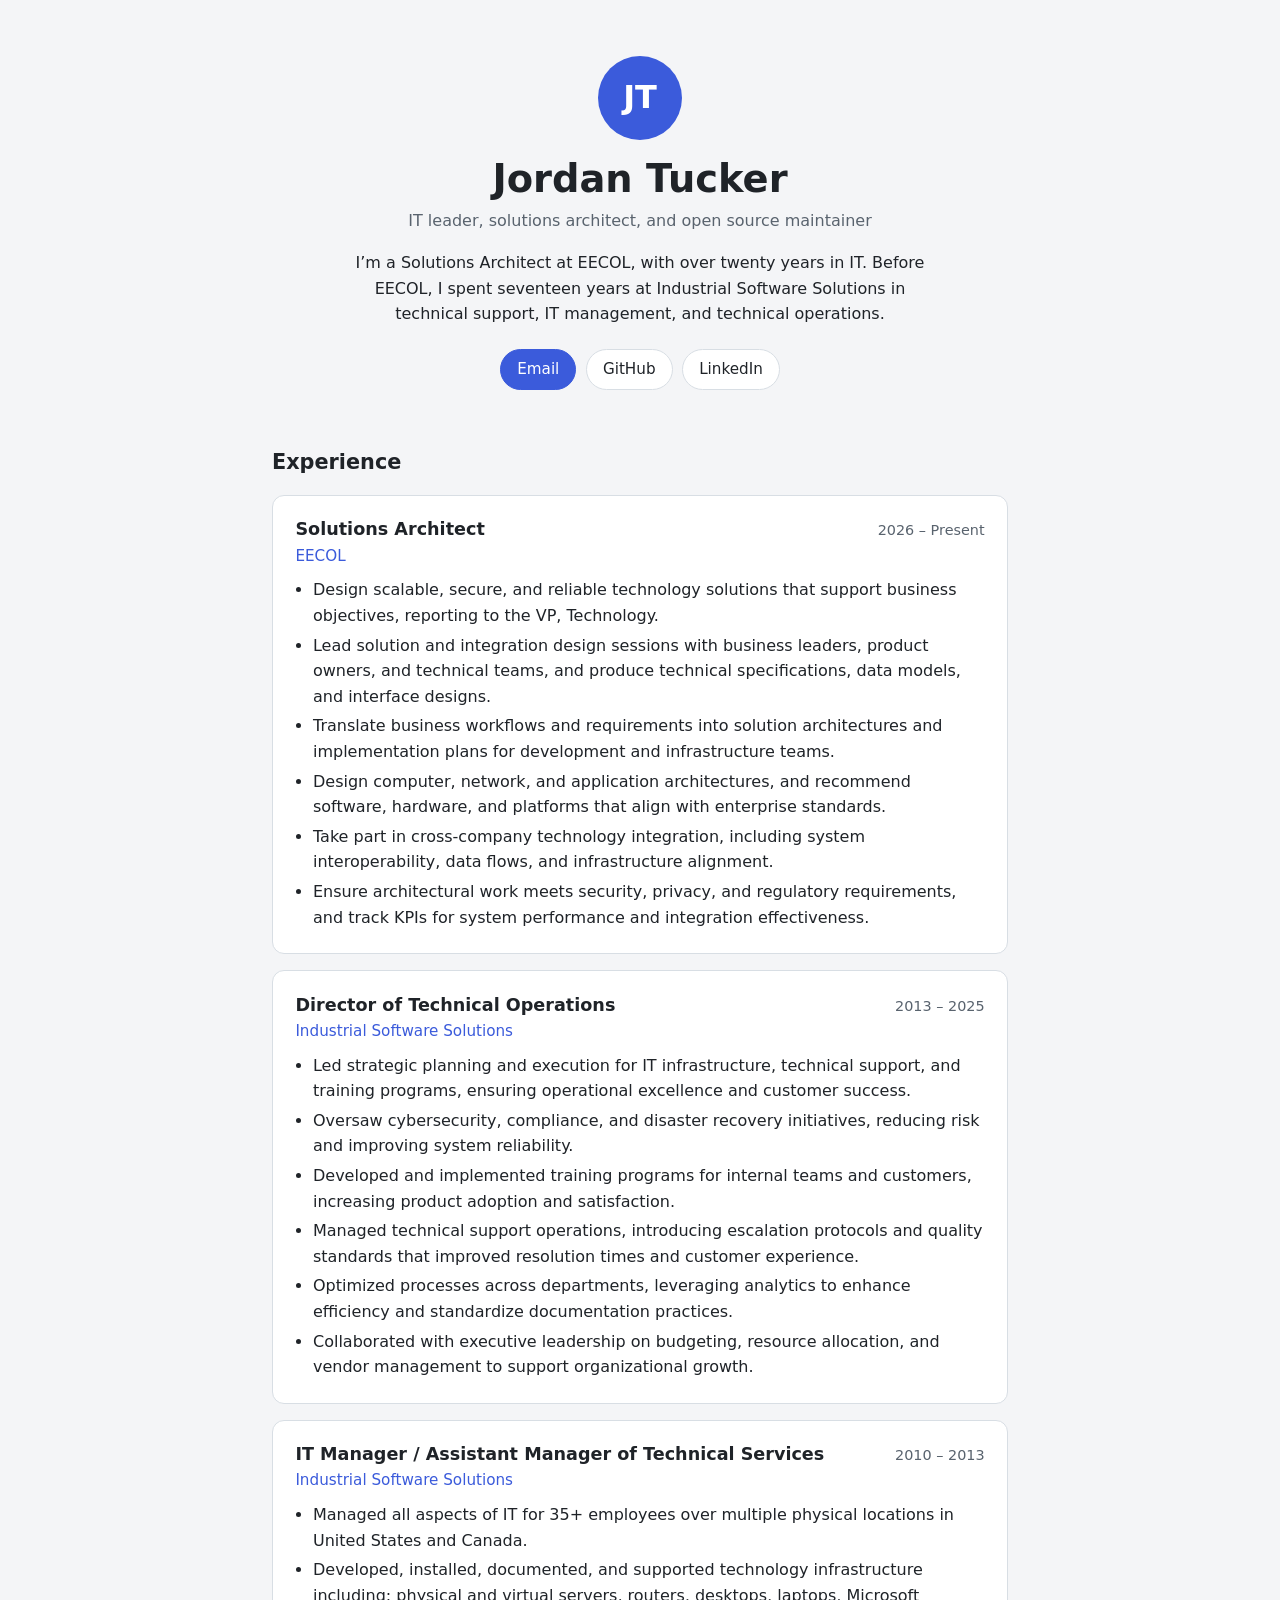
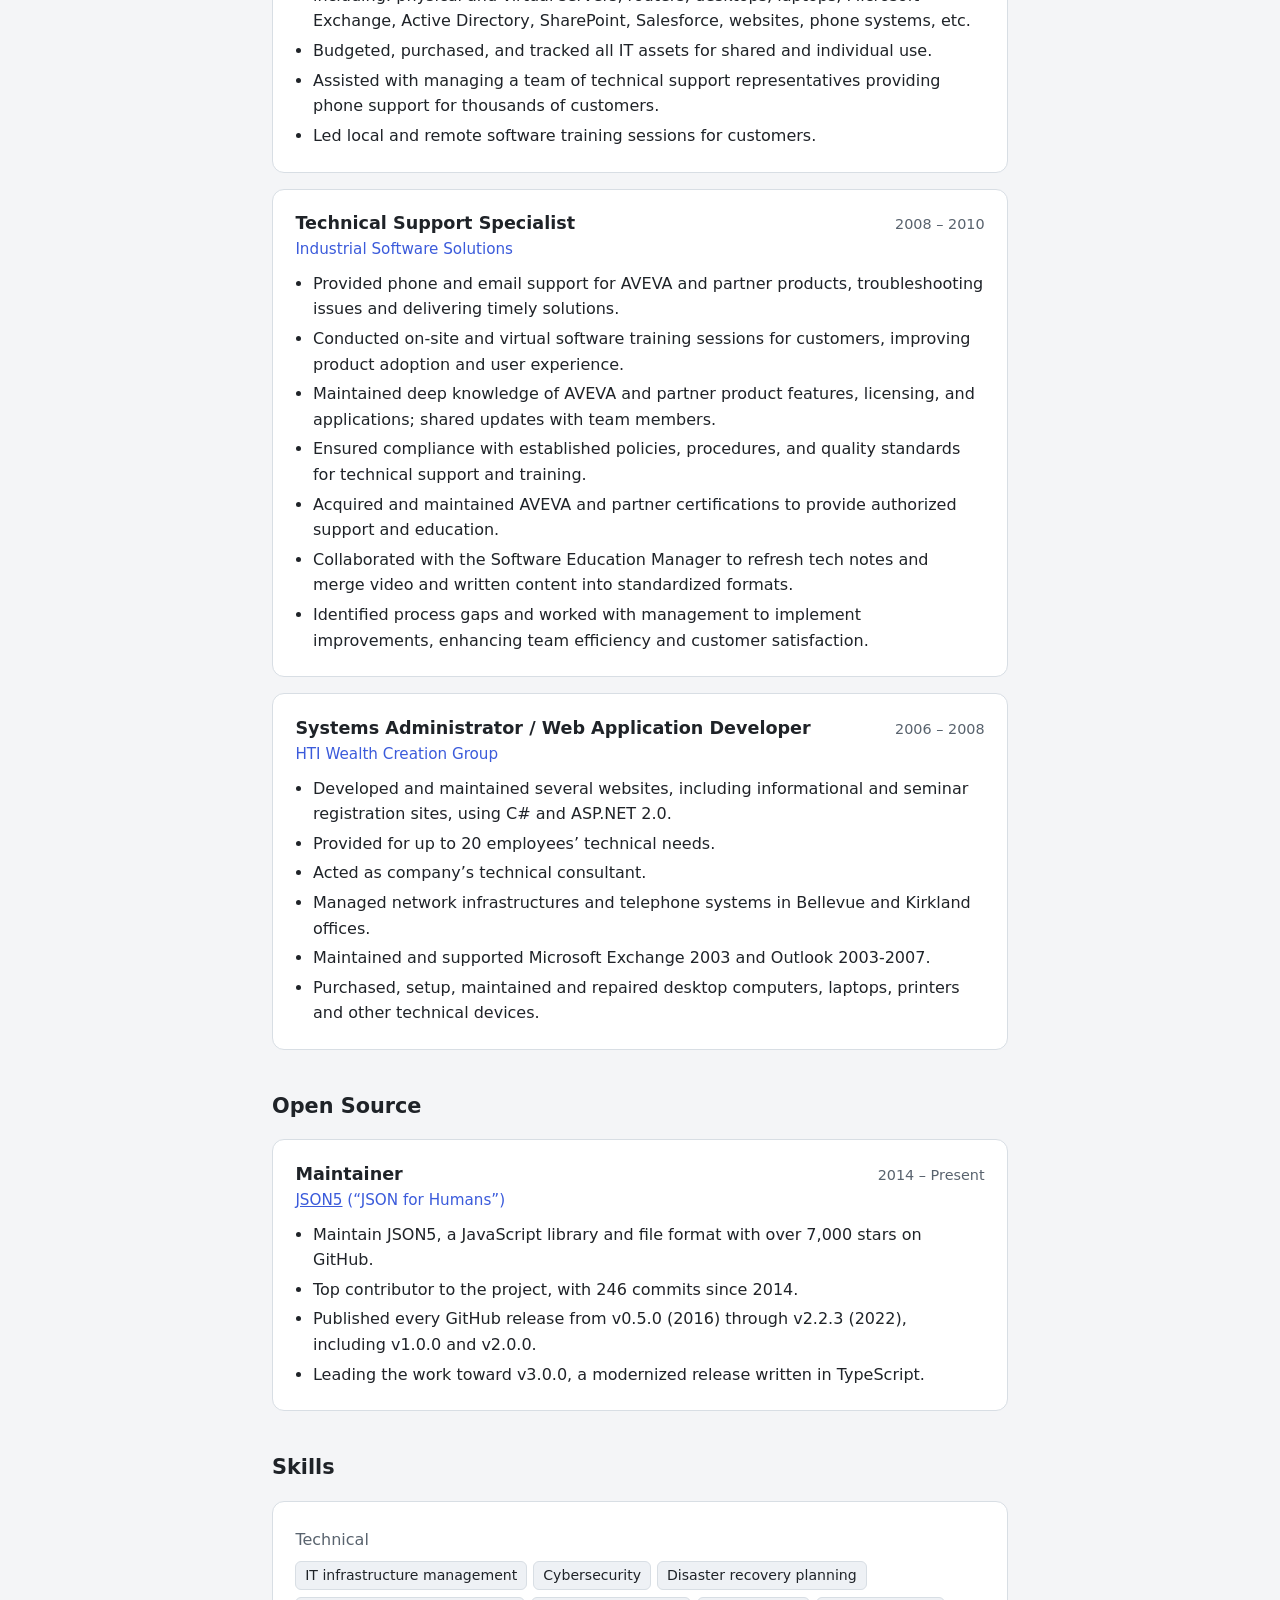
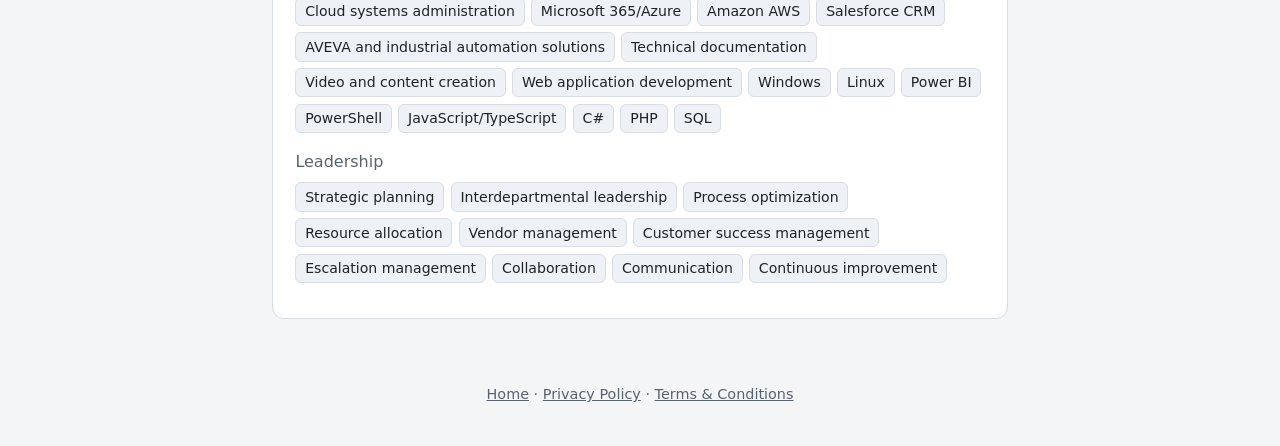
<file: index.html>
<!doctype html>
<html lang="en">
  <head>
    <meta charset="utf-8">
    <meta name="viewport" content="width=device-width, initial-scale=1">
    <meta name="description" content="Jordan Tucker: IT leader, solutions architect, and open source maintainer.">
    <meta name="color-scheme" content="light dark">
    <title>Jordan Tucker</title>
    <link rel="stylesheet" href="style.css">
  </head>
  <body>
    <main>
      <header class="intro-header">
        <div class="avatar" aria-hidden="true">JT</div>
        <h1>Jordan Tucker</h1>
        <p class="title">IT leader, solutions architect, and open source maintainer</p>
        <p class="intro">I’m a Solutions Architect at EECOL, with over twenty years in IT. Before EECOL, I spent seventeen years at Industrial Software Solutions in technical support, IT management, and technical operations.</p>
        <nav class="buttons" aria-label="Contact">
          <a href="mailto:jordanbtucker@gmail.com">Email</a>
          <a href="https://github.com/jordanbtucker">GitHub</a>
          <a href="https://www.linkedin.com/in/jordanbtucker">LinkedIn</a>
        </nav>
      </header>

      <section>
        <h2>Experience</h2>

        <article class="card">
          <div class="card-head">
            <h3>Solutions Architect</h3>
            <span class="date">2026 – Present</span>
          </div>
          <div class="org">EECOL</div>
          <ul>
            <li>Design scalable, secure, and reliable technology solutions that support business objectives, reporting to the VP, Technology.</li>
            <li>Lead solution and integration design sessions with business leaders, product owners, and technical teams, and produce technical specifications, data models, and interface designs.</li>
            <li>Translate business workflows and requirements into solution architectures and implementation plans for development and infrastructure teams.</li>
            <li>Design computer, network, and application architectures, and recommend software, hardware, and platforms that align with enterprise standards.</li>
            <li>Take part in cross-company technology integration, including system interoperability, data flows, and infrastructure alignment.</li>
            <li>Ensure architectural work meets security, privacy, and regulatory requirements, and track KPIs for system performance and integration effectiveness.</li>
          </ul>
        </article>

        <article class="card">
          <div class="card-head">
            <h3>Director of Technical Operations</h3>
            <span class="date">2013 – 2025</span>
          </div>
          <div class="org">Industrial Software Solutions</div>
          <ul>
            <li>Led strategic planning and execution for IT infrastructure, technical support, and training programs, ensuring operational excellence and customer success.</li>
            <li>Oversaw cybersecurity, compliance, and disaster recovery initiatives, reducing risk and improving system reliability.</li>
            <li>Developed and implemented training programs for internal teams and customers, increasing product adoption and satisfaction.</li>
            <li>Managed technical support operations, introducing escalation protocols and quality standards that improved resolution times and customer experience.</li>
            <li>Optimized processes across departments, leveraging analytics to enhance efficiency and standardize documentation practices.</li>
            <li>Collaborated with executive leadership on budgeting, resource allocation, and vendor management to support organizational growth.</li>
          </ul>
        </article>

        <article class="card">
          <div class="card-head">
            <h3>IT Manager / Assistant Manager of Technical Services</h3>
            <span class="date">2010 – 2013</span>
          </div>
          <div class="org">Industrial Software Solutions</div>
          <ul>
            <li>Managed all aspects of IT for 35+ employees over multiple physical locations in United States and Canada.</li>
            <li>Developed, installed, documented, and supported technology infrastructure including: physical and virtual servers, routers, desktops, laptops, Microsoft Exchange, Active Directory, SharePoint, Salesforce, websites, phone systems, etc.</li>
            <li>Budgeted, purchased, and tracked all IT assets for shared and individual use.</li>
            <li>Assisted with managing a team of technical support representatives providing phone support for thousands of customers.</li>
            <li>Led local and remote software training sessions for customers.</li>
          </ul>
        </article>

        <article class="card">
          <div class="card-head">
            <h3>Technical Support Specialist</h3>
            <span class="date">2008 – 2010</span>
          </div>
          <div class="org">Industrial Software Solutions</div>
          <ul>
            <li>Provided phone and email support for AVEVA and partner products, troubleshooting issues and delivering timely solutions.</li>
            <li>Conducted on-site and virtual software training sessions for customers, improving product adoption and user experience.</li>
            <li>Maintained deep knowledge of AVEVA and partner product features, licensing, and applications; shared updates with team members.</li>
            <li>Ensured compliance with established policies, procedures, and quality standards for technical support and training.</li>
            <li>Acquired and maintained AVEVA and partner certifications to provide authorized support and education.</li>
            <li>Collaborated with the Software Education Manager to refresh tech notes and merge video and written content into standardized formats.</li>
            <li>Identified process gaps and worked with management to implement improvements, enhancing team efficiency and customer satisfaction.</li>
          </ul>
        </article>

        <article class="card">
          <div class="card-head">
            <h3>Systems Administrator / Web Application Developer</h3>
            <span class="date">2006 – 2008</span>
          </div>
          <div class="org">HTI Wealth Creation Group</div>
          <ul>
            <li>Developed and maintained several websites, including informational and seminar registration sites, using C# and ASP.NET 2.0.</li>
            <li>Provided for up to 20 employees’ technical needs.</li>
            <li>Acted as company’s technical consultant.</li>
            <li>Managed network infrastructures and telephone systems in Bellevue and Kirkland offices.</li>
            <li>Maintained and supported Microsoft Exchange 2003 and Outlook 2003-2007.</li>
            <li>Purchased, setup, maintained and repaired desktop computers, laptops, printers and other technical devices.</li>
          </ul>
        </article>
      </section>

      <section>
        <h2>Open Source</h2>

        <article class="card">
          <div class="card-head">
            <h3>Maintainer</h3>
            <span class="date">2014 – Present</span>
          </div>
          <div class="org"><a href="https://github.com/json5/json5">JSON5</a> (“JSON for Humans”)</div>
          <ul>
            <li>Maintain JSON5, a JavaScript library and file format with over 7,000 stars on GitHub.</li>
            <li>Top contributor to the project, with 246 commits since 2014.</li>
            <li>Published every GitHub release from v0.5.0 (2016) through v2.2.3 (2022), including v1.0.0 and v2.0.0.</li>
            <li>Leading the work toward v3.0.0, a modernized release written in TypeScript.</li>
          </ul>
        </article>
      </section>

      <section>
        <h2>Skills</h2>

        <div class="card">
          <h4>Technical</h4>
          <ul class="chips">
            <li>IT infrastructure management</li>
            <li>Cybersecurity</li>
            <li>Disaster recovery planning</li>
            <li>Cloud systems administration</li>
            <li>Microsoft 365/Azure</li>
            <li>Amazon AWS</li>
            <li>Salesforce CRM</li>
            <li>AVEVA and industrial automation solutions</li>
            <li>Technical documentation</li>
            <li>Video and content creation</li>
            <li>Web application development</li>
            <li>Windows</li>
            <li>Linux</li>
            <li>Power BI</li>
            <li>PowerShell</li>
            <li>JavaScript/TypeScript</li>
            <li>C#</li>
            <li>PHP</li>
            <li>SQL</li>
          </ul>

          <h4>Leadership</h4>
          <ul class="chips">
            <li>Strategic planning</li>
            <li>Interdepartmental leadership</li>
            <li>Process optimization</li>
            <li>Resource allocation</li>
            <li>Vendor management</li>
            <li>Customer success management</li>
            <li>Escalation management</li>
            <li>Collaboration</li>
            <li>Communication</li>
            <li>Continuous improvement</li>
          </ul>
        </div>
      </section>
    </main>

    <footer>
      <a href="./">Home</a> · <a href="privacy.html">Privacy Policy</a> · <a href="terms.html">Terms &amp; Conditions</a>
    </footer>
  </body>
</html>
</file>
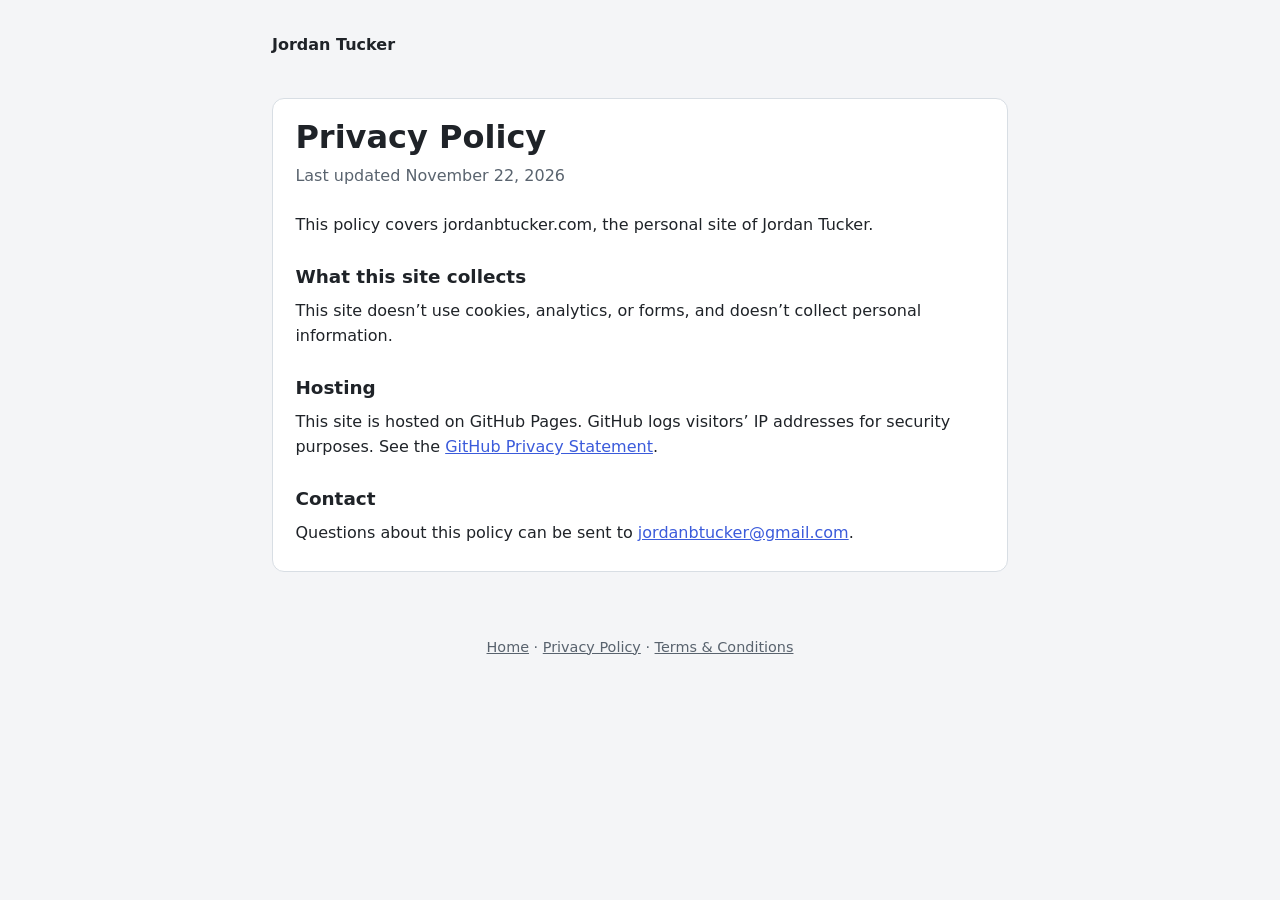
<file: privacy.html>
<!doctype html>
<html lang="en">
  <head>
    <meta charset="utf-8">
    <meta name="viewport" content="width=device-width, initial-scale=1">
    <meta name="color-scheme" content="light dark">
    <title>Privacy Policy | Jordan Tucker</title>
    <link rel="stylesheet" href="style.css">
  </head>
  <body>
    <main>
      <a class="site-name" href="./">Jordan Tucker</a>

      <article class="card policy">
        <h1>Privacy Policy</h1>
        <p class="updated">Last updated November 22, 2026</p>

        <p>This policy covers jordanbtucker.com, the personal site of Jordan Tucker.</p>

        <h2>What this site collects</h2>
        <p>This site doesn’t use cookies, analytics, or forms, and doesn’t collect personal information.</p>

        <h2>Hosting</h2>
        <p>This site is hosted on GitHub Pages. GitHub logs visitors’ IP addresses for security purposes. See the <a href="https://docs.github.com/en/site-policy/privacy-policies/github-general-privacy-statement">GitHub Privacy Statement</a>.</p>

        <h2>Contact</h2>
        <p>Questions about this policy can be sent to <a href="mailto:jordanbtucker@gmail.com">jordanbtucker@gmail.com</a>.</p>
      </article>
    </main>

    <footer>
      <a href="./">Home</a> · <a href="privacy.html">Privacy Policy</a> · <a href="terms.html">Terms &amp; Conditions</a>
    </footer>
  </body>
</html>
</file>
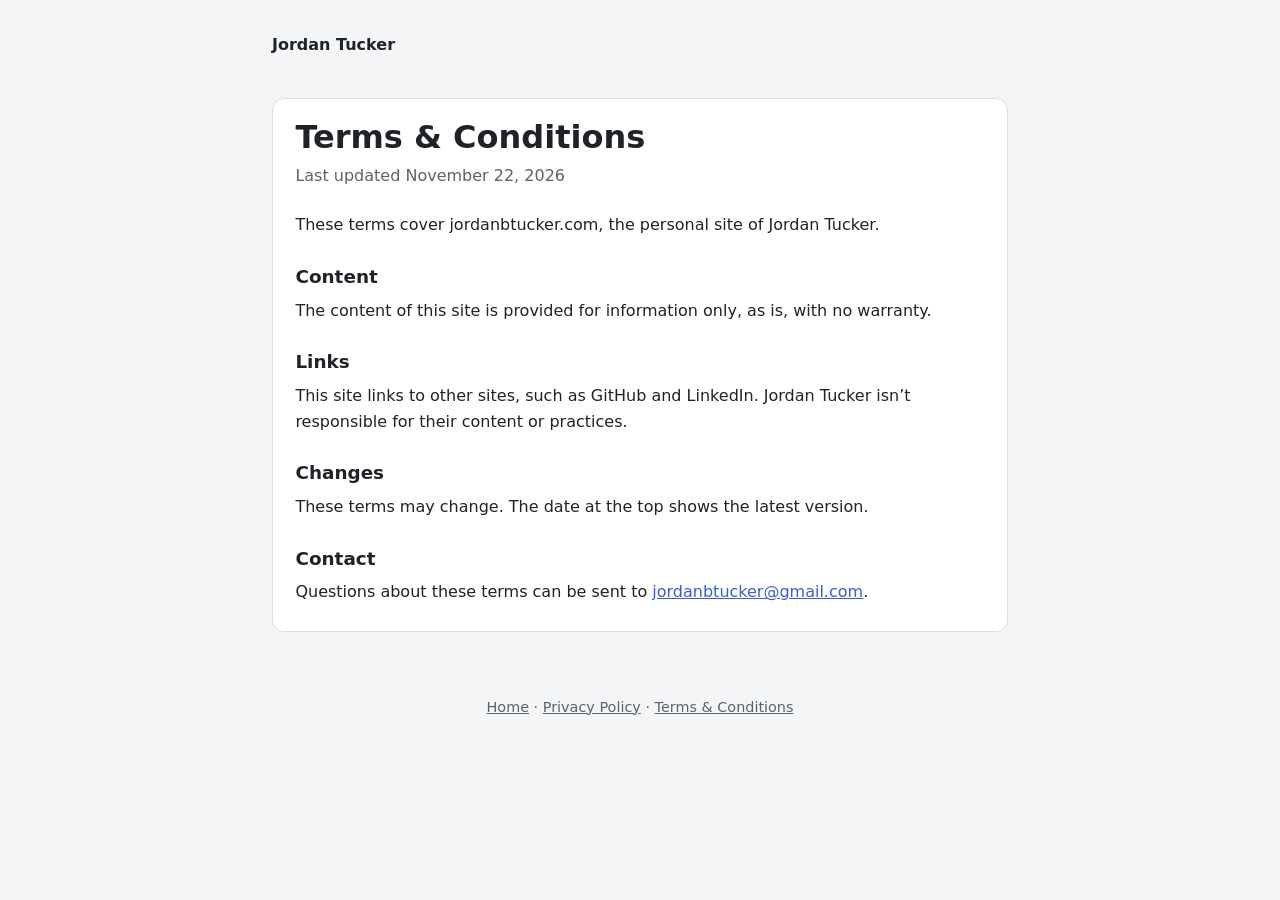
<file: terms.html>
<!doctype html>
<html lang="en">
  <head>
    <meta charset="utf-8">
    <meta name="viewport" content="width=device-width, initial-scale=1">
    <meta name="color-scheme" content="light dark">
    <title>Terms &amp; Conditions | Jordan Tucker</title>
    <link rel="stylesheet" href="style.css">
  </head>
  <body>
    <main>
      <a class="site-name" href="./">Jordan Tucker</a>

      <article class="card policy">
        <h1>Terms &amp; Conditions</h1>
        <p class="updated">Last updated November 22, 2026</p>

        <p>These terms cover jordanbtucker.com, the personal site of Jordan Tucker.</p>

        <h2>Content</h2>
        <p>The content of this site is provided for information only, as is, with no warranty.</p>

        <h2>Links</h2>
        <p>This site links to other sites, such as GitHub and LinkedIn. Jordan Tucker isn’t responsible for their content or practices.</p>

        <h2>Changes</h2>
        <p>These terms may change. The date at the top shows the latest version.</p>

        <h2>Contact</h2>
        <p>Questions about these terms can be sent to <a href="mailto:jordanbtucker@gmail.com">jordanbtucker@gmail.com</a>.</p>
      </article>
    </main>

    <footer>
      <a href="./">Home</a> · <a href="privacy.html">Privacy Policy</a> · <a href="terms.html">Terms &amp; Conditions</a>
    </footer>
  </body>
</html>
</file>
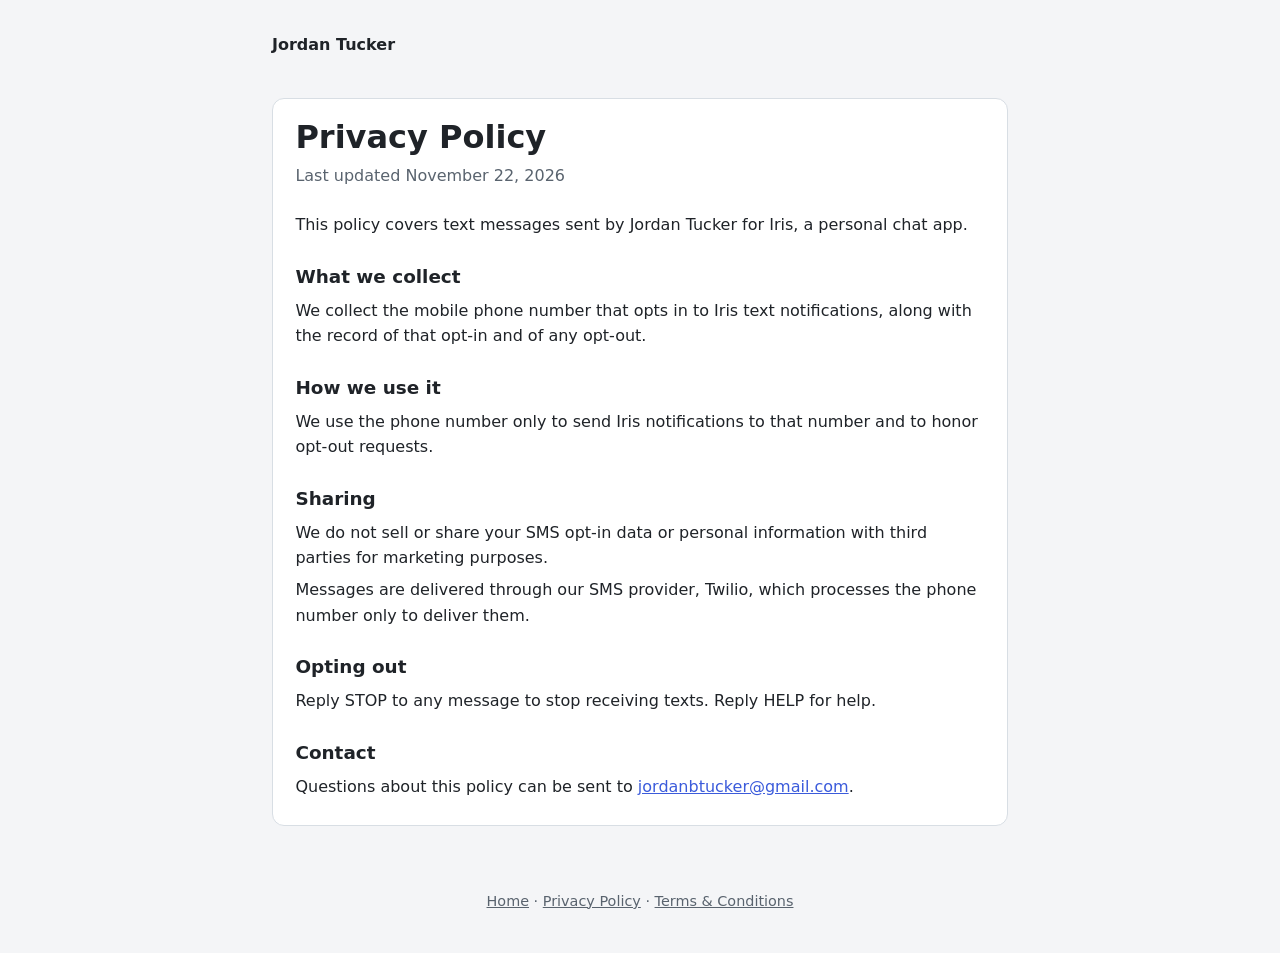
<file: iris/privacy.html>
<!doctype html>
<html lang="en">
  <head>
    <meta charset="utf-8">
    <meta name="viewport" content="width=device-width, initial-scale=1">
    <meta name="color-scheme" content="light dark">
    <title>Privacy Policy | Jordan Tucker</title>
    <link rel="stylesheet" href="../style.css">
  </head>
  <body>
    <main>
      <a class="site-name" href="../">Jordan Tucker</a>

      <article class="card policy">
        <h1>Privacy Policy</h1>
        <p class="updated">Last updated November 22, 2026</p>

        <p>This policy covers text messages sent by Jordan Tucker for Iris, a personal chat app.</p>

        <h2>What we collect</h2>
        <p>We collect the mobile phone number that opts in to Iris text notifications, along with the record of that opt-in and of any opt-out.</p>

        <h2>How we use it</h2>
        <p>We use the phone number only to send Iris notifications to that number and to honor opt-out requests.</p>

        <h2>Sharing</h2>
        <p>We do not sell or share your SMS opt-in data or personal information with third parties for marketing purposes.</p>
        <p>Messages are delivered through our SMS provider, Twilio, which processes the phone number only to deliver them.</p>

        <h2>Opting out</h2>
        <p>Reply STOP to any message to stop receiving texts. Reply HELP for help.</p>

        <h2>Contact</h2>
        <p>Questions about this policy can be sent to <a href="mailto:jordanbtucker@gmail.com">jordanbtucker@gmail.com</a>.</p>
      </article>
    </main>

    <footer>
      <a href="../">Home</a> · <a href="../privacy.html">Privacy Policy</a> · <a href="../terms.html">Terms &amp; Conditions</a>
    </footer>
  </body>
</html>
</file>
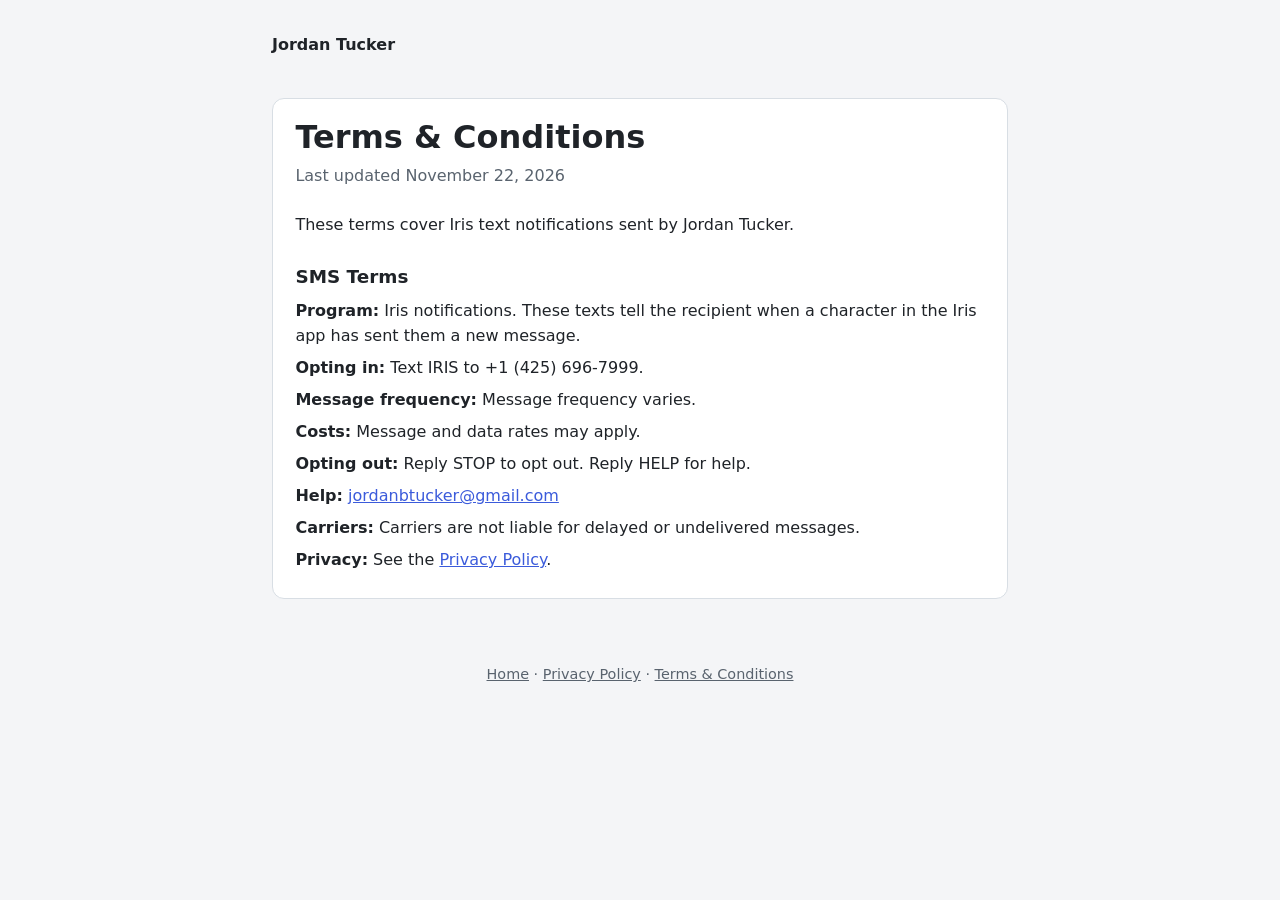
<file: iris/terms.html>
<!doctype html>
<html lang="en">
  <head>
    <meta charset="utf-8">
    <meta name="viewport" content="width=device-width, initial-scale=1">
    <meta name="color-scheme" content="light dark">
    <title>Terms &amp; Conditions | Jordan Tucker</title>
    <link rel="stylesheet" href="../style.css">
  </head>
  <body>
    <main>
      <a class="site-name" href="../">Jordan Tucker</a>

      <article class="card policy">
        <h1>Terms &amp; Conditions</h1>
        <p class="updated">Last updated November 22, 2026</p>

        <p>These terms cover Iris text notifications sent by Jordan Tucker.</p>

        <h2>SMS Terms</h2>
        <p><strong>Program:</strong> Iris notifications. These texts tell the recipient when a character in the Iris app has sent them a new message.</p>
        <p><strong>Opting in:</strong> Text IRIS to <span class="nowrap">+1 (425) 696-7999</span>.</p>
        <p><strong>Message frequency:</strong> Message frequency varies.</p>
        <p><strong>Costs:</strong> Message and data rates may apply.</p>
        <p><strong>Opting out:</strong> Reply STOP to opt out. Reply HELP for help.</p>
        <p><strong>Help:</strong> <a href="mailto:jordanbtucker@gmail.com">jordanbtucker@gmail.com</a></p>
        <p><strong>Carriers:</strong> Carriers are not liable for delayed or undelivered messages.</p>
        <p><strong>Privacy:</strong> See the <a href="privacy.html">Privacy Policy</a>.</p>
      </article>
    </main>

    <footer>
      <a href="../">Home</a> · <a href="../privacy.html">Privacy Policy</a> · <a href="../terms.html">Terms &amp; Conditions</a>
    </footer>
  </body>
</html>
</file>
<file: style.css>
:root {
  --bg: #f4f5f7;
  --card: #ffffff;
  --fg: #1f2328;
  --muted: #59636e;
  --accent: #3b5bdb;
  --on-accent: #ffffff;
  --border: #d8dee4;
  --chip: #eef1f5;
}

@media (prefers-color-scheme: dark) {
  :root {
    --bg: #0d1117;
    --card: #161b22;
    --fg: #e6edf3;
    --muted: #9198a1;
    --accent: #7c9cff;
    --on-accent: #0d1117;
    --border: #30363d;
    --chip: #21262d;
  }
}

* {
  box-sizing: border-box;
}

body {
  margin: 0;
  background: var(--bg);
  color: var(--fg);
  font: 16px/1.6 system-ui, -apple-system, "Segoe UI", Roboto, sans-serif;
}

main,
footer {
  max-width: 48rem;
  margin: 0 auto;
  padding: 0 16px;
}

a {
  color: var(--accent);
}

/* Home page header */

.intro-header {
  padding: 3.5rem 0 1rem;
  text-align: center;
}

.avatar {
  display: grid;
  place-items: center;
  width: 84px;
  height: 84px;
  margin: 0 auto 1rem;
  border-radius: 50%;
  background: var(--accent);
  color: var(--on-accent);
  font-size: 2rem;
  font-weight: 700;
}

h1 {
  margin: 0;
  font-size: 2.4rem;
  line-height: 1.2;
}

.title {
  margin: 0.4rem 0 1rem;
  color: var(--muted);
}

.intro {
  max-width: 36rem;
  margin: 0 auto 1.4rem;
}

.buttons {
  display: flex;
  flex-wrap: wrap;
  justify-content: center;
  gap: 0.6rem;
}

.buttons a {
  padding: 0.45rem 1rem;
  border: 1px solid var(--border);
  border-radius: 999px;
  background: var(--card);
  color: var(--fg);
  font-size: 0.95rem;
  text-decoration: none;
}

.buttons a:first-child {
  border-color: var(--accent);
  background: var(--accent);
  color: var(--on-accent);
}

/* Sections and cards */

h2 {
  margin: 2.5rem 0 1rem;
  font-size: 1.3rem;
}

.card {
  margin-bottom: 1rem;
  padding: 1.2rem 1.4rem;
  border: 1px solid var(--border);
  border-radius: 12px;
  background: var(--card);
}

.card-head {
  display: flex;
  justify-content: space-between;
  align-items: baseline;
  gap: 1rem;
}

h3 {
  margin: 0;
  font-size: 1.1rem;
}

.date {
  color: var(--muted);
  font-size: 0.9rem;
  white-space: nowrap;
}

.org {
  color: var(--accent);
  font-size: 0.95rem;
}

ul {
  margin: 0.6rem 0 0;
  padding-left: 1.1rem;
}

li {
  margin: 0.25rem 0;
}

h4 {
  margin: 0.4rem 0 0;
  color: var(--muted);
  font-weight: 500;
}

.chips {
  display: flex;
  flex-wrap: wrap;
  gap: 0.4rem;
  margin: 0.5rem 0 1rem;
  padding: 0;
  list-style: none;
}

.chips li {
  margin: 0;
  padding: 0.15rem 0.55rem;
  border: 1px solid var(--border);
  border-radius: 6px;
  background: var(--chip);
  font-size: 0.88rem;
}

/* Policy pages */

.policy {
  margin-top: 2.5rem;
}

.policy h1 {
  font-size: 2rem;
}

.policy .updated {
  margin: 0.4rem 0 1.5rem;
  color: var(--muted);
}

.policy h2 {
  margin: 1.5rem 0 0.4rem;
  font-size: 1.15rem;
}

.policy p {
  margin: 0.4rem 0;
}

.site-name {
  display: inline-block;
  margin-top: 2rem;
  color: var(--fg);
  font-weight: 600;
  text-decoration: none;
}

/* Footer */

footer {
  margin-top: 2.5rem;
  padding-top: 1.5rem;
  padding-bottom: 2.5rem;
  color: var(--muted);
  font-size: 0.9rem;
  text-align: center;
}

footer a {
  color: var(--muted);
}

@media (max-width: 600px) {
  .card-head {
    flex-direction: column;
    gap: 0;
  }
}

.nowrap {
  white-space: nowrap;
}
</file>
